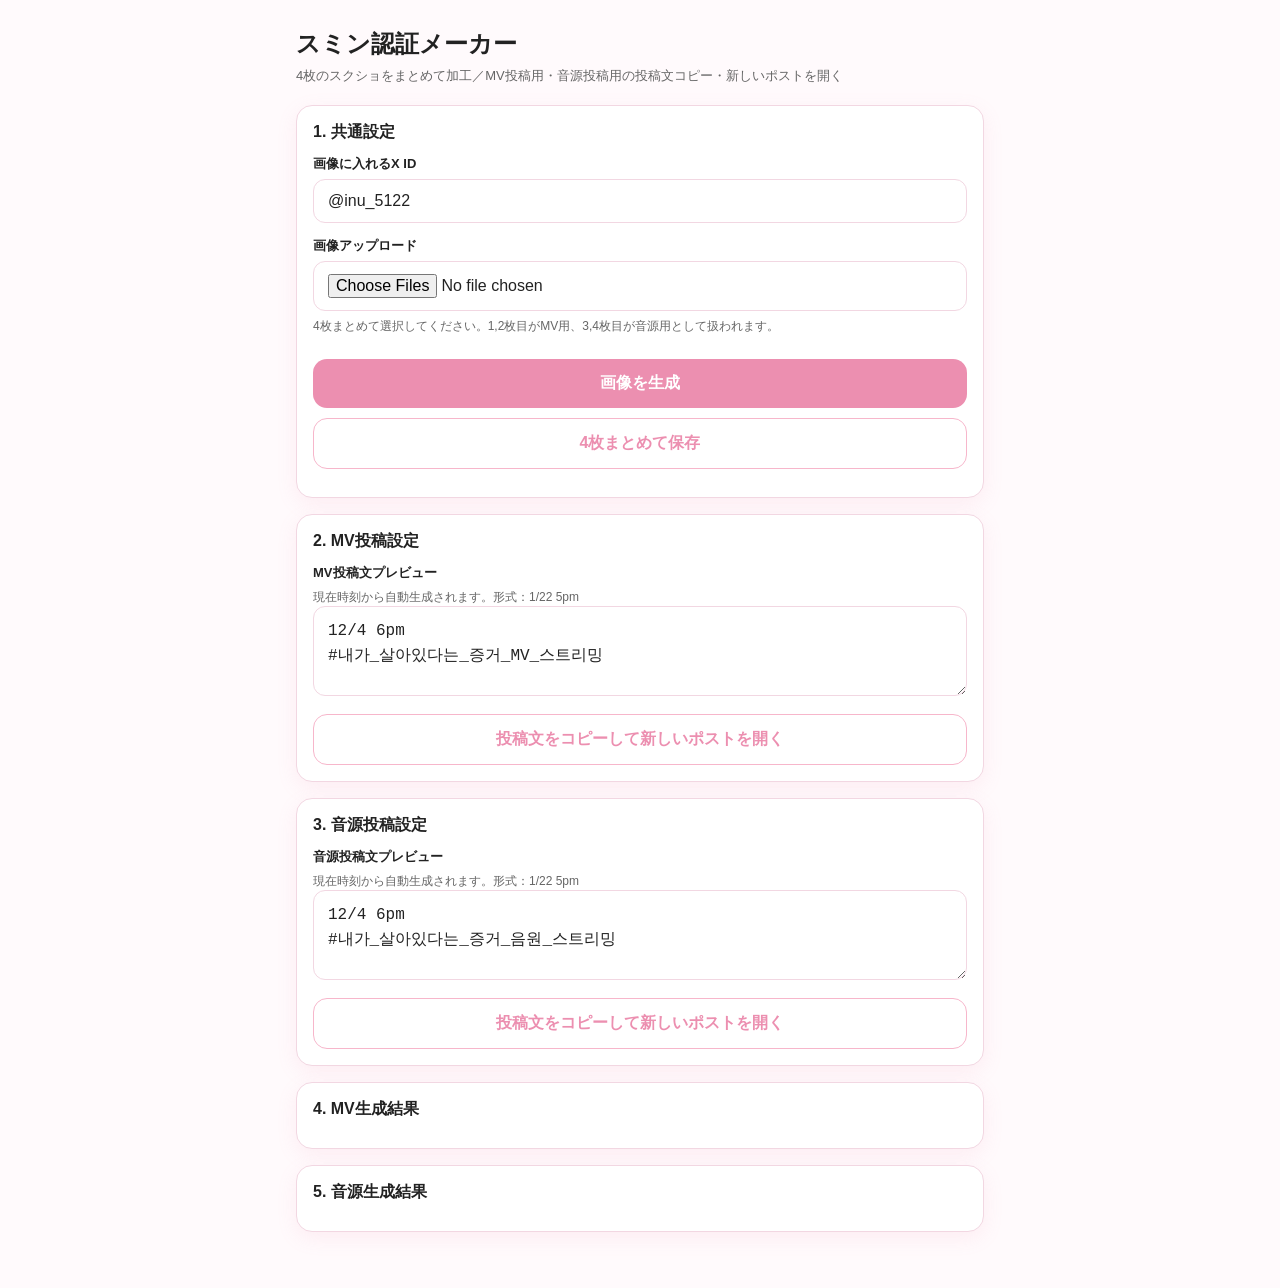
<file: index.html>
<!DOCTYPE html>
<html lang="ja">
<head>
  <meta charset="UTF-8" />
  <meta name="viewport" content="width=device-width, initial-scale=1, viewport-fit=cover" />
  <meta name="apple-mobile-web-app-title" content="スミン認証メーカー">
  <meta name="apple-mobile-web-app-capable" content="yes">
  <title>スミン認証メーカー</title>
  <link rel="apple-touch-icon" href="https://drive.google.com/uc?id=1w98S6r5557INAW5JFjoWa3ccbuUfExHH&.png">
  <link rel="icon" href="https://script.google.com/macros/s/AKfycbzts6i6DzuBMAbn5Sj6h7MnpPQJUCNwbi9zI0ttXHwm/dev">
  <link rel="stylesheet" href="style.css">
</head>
<body>
  <div class="wrap">
    <div class="title">スミン認証メーカー</div>
    <div class="sub">
      4枚のスクショをまとめて加工／MV投稿用・音源投稿用の投稿文コピー・新しいポストを開く
    </div>

    <!-- 1. 共通設定 -->
    <div class="card">
      <div class="section-title">1. 共通設定</div>

      <div class="field">
        <label class="label" for="xIdInput">画像に入れるX ID</label>
        <input type="text" id="xIdInput" value="@inu_5122" />
      </div>

      <div class="field">
        <label class="label" for="imageFiles">画像アップロード</label>
        <input type="file" id="imageFiles" accept="image/*" multiple />
        <div class="hint">4枚まとめて選択してください。1,2枚目がMV用、3,4枚目が音源用として扱われます。</div>
      </div>

      <button class="btn" id="generateBtn" type="button">画像を生成</button>
      <button class="btn secondary" id="shareAllBtn" type="button">4枚まとめて保存</button>

      <div class="status" id="generateStatus"></div>
      <div class="status" id="resultStatus"></div>
    </div>

    <!-- 2. MV投稿設定 -->
    <div class="card">
      <div class="section-title">2. MV投稿設定</div>

      <div class="field">
        <label class="label" for="mvPostText">MV投稿文プレビュー</label>
        <div class="hint">現在時刻から自動生成されます。形式：1/22 5pm</div>
        <textarea id="mvPostText">#내가_살아있다는_증거_MV_스트리밍</textarea>
      </div>

        <a id="mvActionLink" class="btn secondary link-btn" href="#" target="_blank" rel="noopener">
          投稿文をコピーして新しいポストを開く
        </a>
    </div>

    <!-- 3. 音源投稿設定 -->
    <div class="card">
      <div class="section-title">3. 音源投稿設定</div>

      <div class="field">
        <label class="label" for="stPostText">音源投稿文プレビュー</label>
        <div class="hint">現在時刻から自動生成されます。形式：1/22 5pm</div>
        <textarea id="stPostText">#내가_살아있다는_증거_음원_스트리밍</textarea>
      </div>

        <a id="stActionLink" class="btn secondary link-btn" href="#" target="_blank" rel="noopener">
          投稿文をコピーして新しいポストを開く
        </a>
    </div>

    <!-- 4. MV生成結果 -->
    <div class="card">
      <div class="section-title">4. MV生成結果</div>
      <div class="preview-grid" id="mvPreviewGrid">
        <!-- JSで image1 / image2 のプレビューを描画 -->
      </div>
    </div>

    <!-- 5. 音源生成結果 -->
    <div class="card">
      <div class="section-title">5. 音源生成結果</div>
      <div class="preview-grid" id="stPreviewGrid">
        <!-- JSで image3 / image4 のプレビューを描画 -->
      </div>
    </div>
  </div>
  <script src="script.js" defer></script>
</body>
</html>
</file>
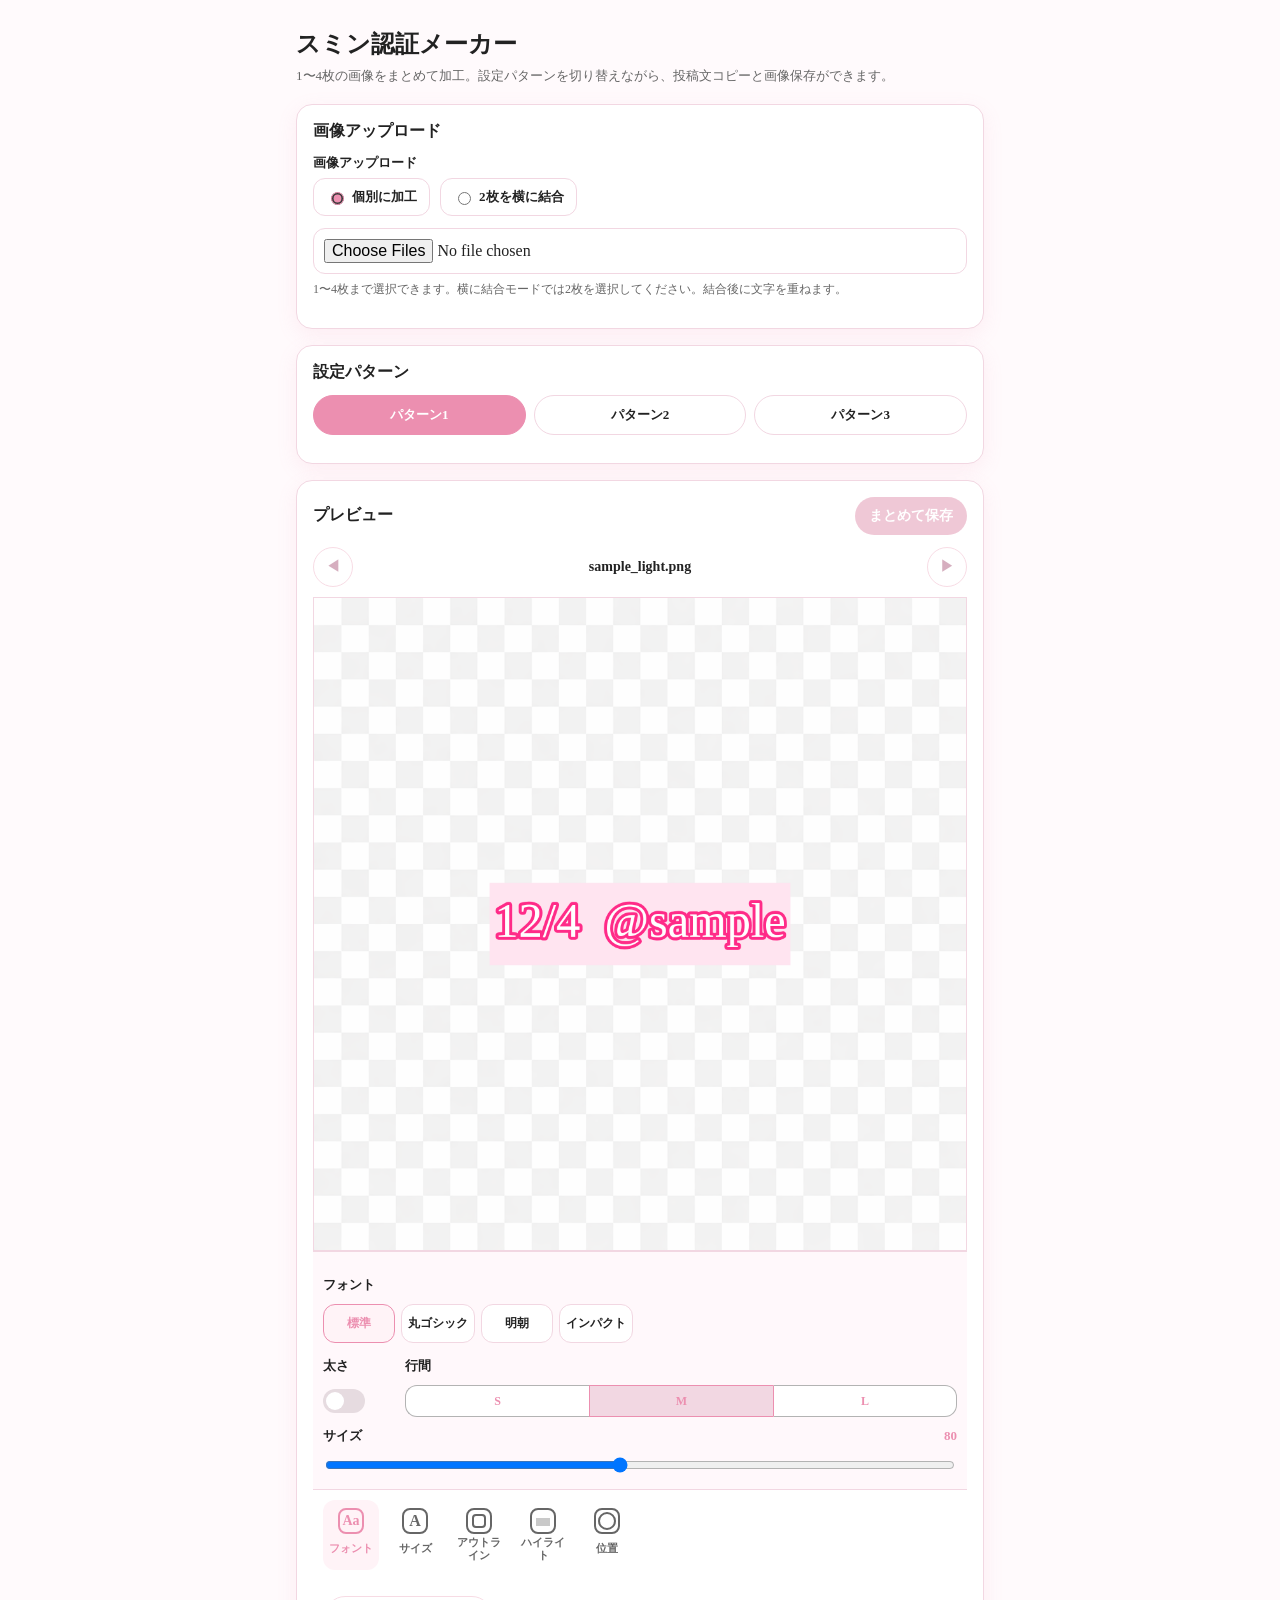
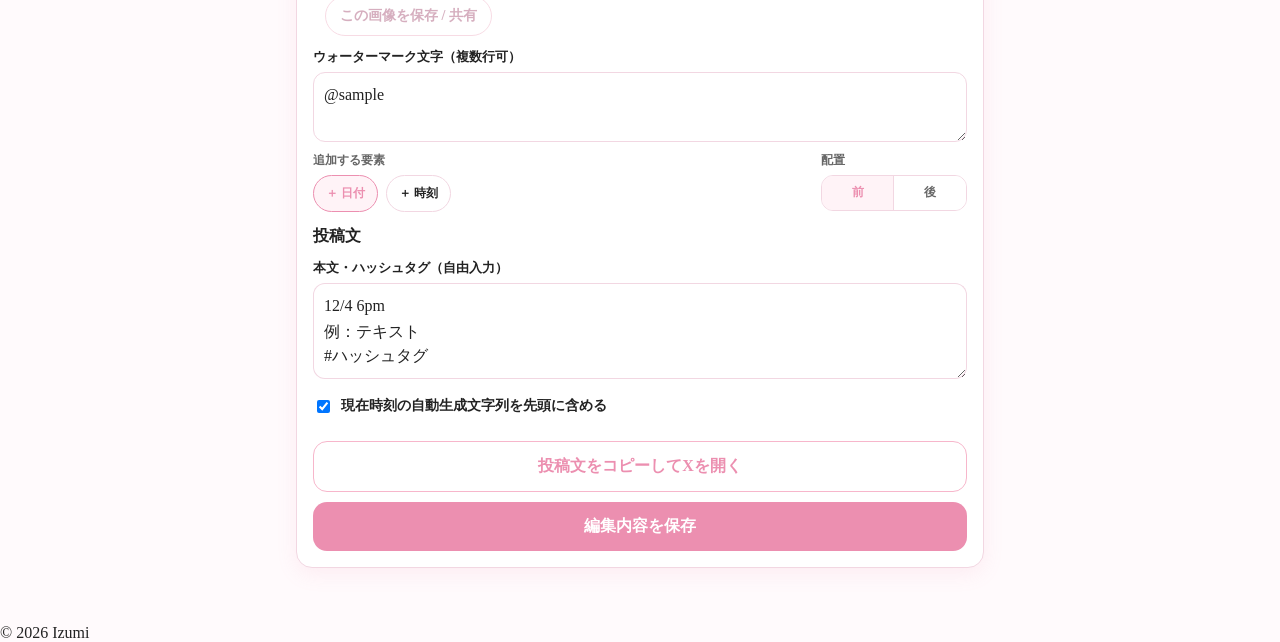
<file: docs/index.html>
<!DOCTYPE html>
<html lang="ja">

<head>
  <meta charset="UTF-8" />
  <meta name="viewport" content="width=device-width, initial-scale=1, viewport-fit=cover" />
  <title>🎧スミン認証メーカー</title>
  <link rel="icon" type="image/png" href="favicon.png">
  <link rel="preconnect" href="https://fonts.googleapis.com">
  <link rel="preconnect" href="https://fonts.gstatic.com" crossorigin>
  <link
    href="https://fonts.googleapis.com/css2?family=Black+Han+Sans:wght@400;700&family=Dela+Gothic+One:wght@400;700&family=Chiron+GoRound+TC:wght@400;700&family=IBM+Plex+Sans+KR:wght@400;700&family=M+PLUS+Rounded+1c:wght@400;700&family=Noto+Sans+JP:wght@400;700&family=Noto+Sans+KR:wght@400;700&family=Noto+Serif+JP:wght@400;700&family=Noto+Serif+KR:wght@400;700&display=swap"
    rel="stylesheet">

  <link rel="stylesheet" href="style.css">
</head>

<body>
  <div class="wrap">
    <div class="title">スミン認証メーカー</div>
    <div class="sub">
      1〜4枚の画像をまとめて加工。設定パターンを切り替えながら、投稿文コピーと画像保存ができます。
    </div>

    <div class="card">
      <div class="section-title">画像アップロード</div>

      <div class="field">
        <label class="label" for="imageFiles">画像アップロード</label>
        <div class="image-mode-selector" role="group" aria-label="画像の加工方法">
          <label><input type="radio" name="imageMode" value="individual" checked> 個別に加工</label>
          <label><input type="radio" name="imageMode" value="sideBySide"> 2枚を横に結合</label>
        </div>
        <input type="file" id="imageFiles" accept="image/*" multiple />
        <div class="hint">1〜4枚まで選択できます。横に結合モードでは2枚を選択してください。結合後に文字を重ねます。</div>
      </div>
    </div>

    <div class="card">
      <div class="section-title">設定パターン</div>
      <div class="pattern-tabs">
        <button class="tab active" type="button" data-pattern="1">パターン1</button>
        <button class="tab" type="button" data-pattern="2">パターン2</button>
        <button class="tab" type="button" data-pattern="3">パターン3</button>
      </div>
      <div class="status" id="settingsStatus" style="display: none;"></div>
    </div>

    <div class="card">
      <div class="preview-topbar">
        <div class="section-title preview-title">プレビュー</div>
        <button class="btn preview-save-all-btn" id="shareAllBtn" type="button">
          まとめて保存
        </button>
      </div>

      <div class="preview-switcher">
        <button class="preview-nav" id="prevPreviewBtn" type="button" aria-label="前の画像">◀</button>
        <div class="preview-file-name" id="previewFileName">sample_light.png</div>
        <button class="preview-nav" id="nextPreviewBtn" type="button" aria-label="次の画像">▶</button>
      </div>

      <div class="preview-stage">
        <img class="preview-main-img" id="previewMainImg" src="" alt="サンプル画像" />
      </div>

      <div class="toolbar-embed">
        <div class="dock-panel">
          <label for="toolbarTextColorCustomInput" id="textColorCustomTrigger"></label>
          <label for="toolbarOutlineColorCustomInput" id="outlineColorCustomTrigger"></label>
          <label for="toolbarHighlightColorCustomInput" id="highlightColorCustomTrigger"></label>

          <input type="color" id="toolbarTextColorCustomInput" />
          <input type="color" id="toolbarOutlineColorCustomInput" />
          <input type="color" id="toolbarHighlightColorCustomInput" />

          <div class="panel-top">
          </div>

          <div class="panel-body" id="toolbarPanelBody"></div>
        </div>

        <div class="dock-tools dock-tools-scroll" id="toolbarCategoryBar">
          <button class="tool-btn active" type="button" data-category="font">
            <span class="tool-icon font"></span>
            <span class="tool-label">フォント</span>
          </button>

          <button class="tool-btn" type="button" data-category="size">
            <span class="tool-icon size"></span>
            <span class="tool-label">サイズ</span>
          </button>

          <button class="tool-btn" type="button" data-category="outline">
            <span class="tool-icon outline"></span>
            <span class="tool-label">アウトライン</span>
          </button>

          <button class="tool-btn" type="button" data-category="highlight">
            <span class="tool-icon highlight"></span>
            <span class="tool-label">ハイライト</span>
          </button>

          <button class="tool-btn" type="button" data-category="position">
            <span class="tool-icon position"></span>
            <span class="tool-label">位置</span>
          </button>
        </div>
      </div>

      <div class="preview-actions preview-actions-single">
        <button class="mini-btn" id="shareCurrentBtn" type="button">
          この画像を保存 / 共有
        </button>
      </div>

      <div class="field">
        <label class="label" for="watermarkText">ウォーターマーク文字（複数行可）</label>
        <textarea id="watermarkText">@inu_5122</textarea>
        <div class="watermark-template-row">
          <div class="watermark-template-group">
            <div class="mini-label">追加する要素</div>
            <div class="watermark-chip-row">
              <button class="template-chip active" id="watermarkIncludeDateBtn" type="button" aria-pressed="true">
                ＋ 日付
              </button>
              <button class="template-chip" id="watermarkIncludeTimeBtn" type="button" aria-pressed="false">
                ＋ 時刻
              </button>
            </div>
          </div>

          <div class="watermark-template-group watermark-position-group">
            <div class="mini-label">配置</div>
            <div class="template-segmented" id="watermarkPlacementSegment">
              <button class="template-segment active" type="button" data-watermark-placement="prefix">前</button>
              <button class="template-segment" type="button" data-watermark-placement="suffix">後</button>
            </div>
          </div>
        </div>

        <div class="watermark-template-preview" hidden>
          <div class="mini-label">プレビュー</div>
          <div id="watermarkTemplatePreview" class="watermark-template-preview-text"></div>
        </div>
      </div>

      <div class="section-title subheading">投稿文</div>
      <div class="field">
        <label class="label" for="postText">本文・ハッシュタグ（自由入力）</label>
        <div id="timePreview" class="post-time-preview" aria-live="polite"></div>
        <textarea id="postText"></textarea>
      </div>

      <div class="field">
        <label class="check">
          <input type="checkbox" id="includeCurrentTimeInput" checked />
          現在時刻の自動生成文字列を先頭に含める
        </label>
      </div>

      <button class="btn secondary" id="copyPostBtn" type="button">投稿文をコピーしてXを開く</button>

      <button class="btn" id="savePatternBtn" type="button">編集内容を保存</button>

      <div class="status" id="generateStatus" style="display: none;"></div>
      <div class="status" id="resultStatus" style="display: none;"></div>
    </div>
  </div>

  <script src="https://code.jquery.com/jquery-3.7.1.min.js"></script>
  <script src="script.js" defer></script>
</body>

<footer>
  <div class="footer-content">
    <div class="footer-item">© 2026 Izumi</div>
  </div>
</footer>

</html>
</file>
<file: style.css>
:root {
  --bg: #fffafc;
  --card: #ffffff;
  --text: #222;
  --muted: #666;
  --border: #f2d7e2;
  --accent: #f7b6cb;
  --accent-strong: #ec8fb0;
  --btn-text: #fff;
  --shadow: 0 6px 20px rgba(236, 143, 176, 0.12);
  --radius: 16px;
}

* {
  box-sizing: border-box;
}

body {
  margin: 0;
  font-family: -apple-system, BlinkMacSystemFont, "Helvetica Neue", sans-serif;
  background: var(--bg);
  color: var(--text);
  -webkit-font-smoothing: antialiased;
}

.wrap {
  max-width: 720px;
  margin: 0 auto;
  padding: 20px 16px 40px;
}

.title {
  font-size: 24px;
  font-weight: 800;
  margin: 8px 0 6px;
}

.sub {
  font-size: 13px;
  color: var(--muted);
  margin-bottom: 18px;
  line-height: 1.6;
}

.card {
  background: var(--card);
  border: 1px solid var(--border);
  border-radius: var(--radius);
  box-shadow: var(--shadow);
  padding: 16px;
  margin-bottom: 16px;
}

.section-title {
  font-size: 16px;
  font-weight: 700;
  margin: 0 0 12px;
}

.field {
  margin-bottom: 14px;
}

.label {
  display: block;
  font-size: 13px;
  font-weight: 700;
  margin-bottom: 6px;
}

.hint {
  font-size: 12px;
  color: var(--muted);
  margin-top: 6px;
  line-height: 1.5;
}

input[type="text"],
input[type="file"],
textarea {
  width: 100%;
  font-size: 16px;
  padding: 12px 14px;
  border: 1px solid var(--border);
  border-radius: 12px;
  background: #fff;
  color: var(--text);
}

textarea {
  min-height: 90px;
  resize: vertical;
  line-height: 1.6;
}

.btn {
  appearance: none;
  border: none;
  border-radius: 14px;
  padding: 14px 16px;
  width: 100%;
  font-size: 16px;
  font-weight: 700;
  cursor: pointer;
  margin-top: 10px;
  background: var(--accent-strong);
  color: var(--btn-text);
}

.btn.secondary {
  background: #fff;
  color: var(--accent-strong);
  border: 1px solid var(--accent);
}

.link-btn {
  display: block;
  text-align: center;
  text-decoration: none;
}

.status {
  margin-top: 12px;
  font-size: 13px;
  color: var(--muted);
  line-height: 1.6;
  white-space: pre-line;
}

.preview-grid {
  display: grid;
  grid-template-columns: 1fr;
  gap: 16px;
}

.preview-box {
  border: 1px solid var(--border);
  border-radius: 14px;
  overflow: hidden;
  background: #fff;
}

.preview-head {
  padding: 10px 12px;
  font-size: 13px;
  font-weight: 700;
  background: #fff7fa;
  border-bottom: 1px solid var(--border);
}

.preview-img {
  width: 100%;
  display: block;
  background: #f8f8f8;
}

.preview-actions {
  padding: 12px;
  display: flex;
  gap: 10px;
  flex-wrap: wrap;
}

.mini-btn {
  appearance: none;
  border: 1px solid var(--accent);
  background: #fff;
  color: #b85d82;
  border-radius: 999px;
  padding: 10px 14px;
  font-size: 14px;
  font-weight: 700;
  cursor: pointer;
}

.row {
  display: grid;
  grid-template-columns: 1fr 1fr;
  gap: 12px;
}

.footer-note {
  font-size: 12px;
  color: var(--muted);
  line-height: 1.7;
  margin-top: 12px;
}

@media (max-width:560px) {
  .row {
    grid-template-columns: 1fr;
  }
}
</file>
<file: docs/style.css>
:root {
  --bg: #fffafc;
  --card: #ffffff;
  --text: #222;
  --muted: #666;
  --border: #f2d7e2;
  --accent: #f7b6cb;
  --accent-strong: #ec8fb0;
  --btn-text: #fff;
  --shadow: 0 6px 20px rgba(236, 143, 176, 0.12);
  --radius: 16px;
  --ui-font: "Noto Sans JP";
}

* {
  box-sizing: border-box;
}

html,
body,
button,
input,
select,
textarea {
  font-family: var(--ui-font);
}

body {
  margin: 0;
  background: var(--bg);
  color: var(--text);
  -webkit-font-smoothing: antialiased;
  text-rendering: optimizeLegibility;
}

.wrap {
  max-width: 720px;
  margin: 0 auto;
  padding: 20px 16px 40px;
}

.title {
  font-size: 24px;
  font-weight: 800;
  margin: 8px 0 6px;
}

.sub {
  font-size: 13px;
  color: var(--muted);
  margin-bottom: 18px;
  line-height: 1.5;
}

.card {
  background: var(--card);
  border: 1px solid var(--border);
  border-radius: var(--radius);
  box-shadow: var(--shadow);
  padding: 16px;
  margin-bottom: 16px;
}

.section-title {
  font-size: 16px;
  font-weight: 700;
  margin: 0 0 12px;
}

.subheading {
  margin-top: 8px;
}

.field {
  margin-bottom: 14px;
}

.label {
  display: block;
  font-size: 13px;
  font-weight: 700;
  margin-bottom: 6px;
}

.mini-label {
  font-size: 12px;
  font-weight: 800;
  color: var(--muted);
  margin-top: 6px;
  margin-bottom: 6px;
}

.hint {
  font-size: 12px;
  color: var(--muted);
  margin-top: 6px;
  line-height: 1.5;
}

input[type="text"],
input[type="file"],
input[type="number"],
input[type="color"],
select,
textarea {
  width: 100%;
  font-size: 16px;
  padding: 10px;
  border: 1px solid var(--border);
  border-radius: 12px;
  background: #fff;
  color: var(--text);
  font-family: inherit;
}

input[type="color"] {
  padding: 4px;
  height: 40px;
}

textarea {
  min-height: 40px;
  resize: vertical;
  line-height: 1.5;
}

textarea#watermarkText {
  min-height: 56px;
  max-height: 140px;
  resize: vertical;
  line-height: 1.5;
}

textarea#postText {
  padding-top: 0px;
}

.watermark-template-box {
  margin-top: 10px;
  border: 1px solid var(--border);
  border-radius: 14px;
  background: #fff8fb;
  padding: 12px;
}

.watermark-template-row {
  display: flex;
  justify-content: space-between;
  align-items: flex-start;
  gap: 12px;
}

.watermark-template-group {
  min-width: 0;
  flex: 1 1 auto;
}

.watermark-position-group {
  flex: 0 0 auto;
}

.watermark-chip-row {
  display: flex;
  gap: 8px;
  flex-wrap: wrap;
}

.template-chip {
  appearance: none;
  border: 1px solid var(--border);
  background: #fff;
  color: var(--text);
  border-radius: 999px;
  padding: 9px 12px;
  min-height: 34px;
  font-size: 12px;
  font-weight: 800;
  cursor: pointer;
  font-family: inherit;
}

.template-chip.active {
  background: #fff3f7;
  color: var(--accent-strong);
  border-color: var(--accent-strong);
}

.template-segmented {
  display: inline-grid;
  grid-template-columns: repeat(2, 1fr);
  overflow: hidden;
  border: 1px solid var(--border);
  border-radius: 12px;
  background: #fff;
}

.template-segment {
  appearance: none;
  border: none;
  border-right: 1px solid var(--border);
  background: #fff;
  color: var(--muted);
  min-width: 72px;
  min-height: 34px;
  padding: 8px 12px;
  font-size: 12px;
  font-weight: 800;
  cursor: pointer;
  font-family: inherit;
}

.template-segment:last-child {
  border-right: none;
}

.template-segment.active {
  background: #fff3f7;
  color: var(--accent-strong);
}

.watermark-template-preview {
  margin-top: 12px;
  border: 1px solid var(--border);
  border-radius: 12px;
  background: #fff;
  padding: 10px 12px;
}

.watermark-template-preview-text {
  min-height: 42px;
  font-size: 15px;
  line-height: 1.45;
  font-weight: 700;
  white-space: pre-wrap;
  word-break: break-word;
}

.post-time-preview {
  width: 100%;
  font-size: 16px;
  padding: 10px 10px 2px 10px;
  border: 1px solid var(--border);
  border-bottom: none;
  border-radius: 12px 12px 0 0;
  background: #fff;
  color: var(--text);
  line-height: 1.5;
  white-space: pre-wrap;
  display: flex;
  align-items: center;
  transition: background-color 0.18s ease, color 0.18s ease, opacity 0.18s ease;
}

#postText {
  border-radius: 0 0 12px 12px;
  margin-top: 0;
}

.post-time-preview,
#postText {
  box-shadow: none;
}

.post-time-preview + textarea {
  border-top: none;
}

.post-time-preview.is-disabled-look {
  color: #a6a6a6;
  background: #faf7f8;
  opacity: 0.9;
}

.btn {
  appearance: none;
  border: none;
  border-radius: 14px;
  padding: 14px 16px;
  width: 100%;
  font-size: 16px;
  font-weight: 700;
  cursor: pointer;
  margin-top: 10px;
  background: var(--accent-strong);
  color: var(--btn-text);
  font-family: inherit;
}

.btn.secondary {
  background: #fff;
  color: var(--accent-strong);
  border: 1px solid var(--accent);
}

.link-btn {
  display: block;
  text-align: center;
  text-decoration: none;
}

.status {
  margin-top: 12px;
  font-size: 13px;
  color: var(--muted);
  line-height: 1.5;
  white-space: pre-line;
}

.preview-topbar {
  display: flex;
  align-items: center;
  justify-content: space-between;
  gap: 12px;
  margin-bottom: 12px;
}

.preview-title {
  margin-bottom: 0;
}

.preview-save-all-btn {
  width: auto;
  margin-top: 0;
  padding: 10px 14px;
  font-size: 14px;
  border-radius: 999px;
  font-weight: 700;
  white-space: nowrap;
}

.preview-switcher {
  display: grid;
  grid-template-columns: 40px 1fr 40px;
  align-items: center;
  gap: 8px;
  margin-bottom: 10px;
}

.preview-nav {
  appearance: none;
  border: 1px solid var(--accent);
  background: #fff;
  color: #b85d82;
  border-radius: 999px;
  width: 40px;
  height: 40px;
  font-weight: 700;
  font-size: 14px;
  cursor: pointer;
  padding: 0;
  font-family: inherit;
}

.preview-file-name {
  min-width: 0;
  text-align: center;
  font-size: 14px;
  font-weight: 700;
  color: var(--text);
  white-space: nowrap;
  overflow: hidden;
  text-overflow: ellipsis;
}

.preview-stage {
  border: 1px solid var(--border);
  border-radius: 0px;
  overflow: hidden;
  background: #fff;
}

.preview-main-img {
  width: 100%;
  display: block;
  background: #f8f8f8;
  min-height: 240px;
  object-fit: contain;
}

.preview-actions-single {
  padding: 12px 0 0;
}

.preview-grid {
  display: grid;
  grid-template-columns: 1fr;
  gap: 16px;
}

.preview-box {
  border: 1px solid var(--border);
  border-radius: 14px;
  overflow: hidden;
  background: #fff;
}

.preview-head {
  padding: 10px 12px;
  font-size: 13px;
  font-weight: 700;
  background: #fff7fa;
  border-bottom: 1px solid var(--border);
}

.preview-img {
  width: 100%;
  display: block;
  background: #f8f8f8;
}

.preview-actions {
  padding: 12px;
  display: flex;
  gap: 10px;
  flex-wrap: wrap;
}

.toolbar-embed {
  background: #fff;
  border-top: 1px solid var(--border);
}

.dock-panel {
  padding: 14px 10px;
  background: #fff8fb;
  border-bottom: 1px solid var(--border);
}

.panel-top {
  display: flex;
  justify-content: space-between;
  align-items: center;
  gap: 12px;
  margin-bottom: 10px;
}

.panel-title {
  font-size: 15px;
  font-weight: 800;
}

.panel-value {
  font-size: 22px;
  font-weight: 800;
  color: var(--accent-strong);
}

.slider-wrap {
  display: grid;
  gap: 8px;
}

.slider-labels {
  display: flex;
  justify-content: space-between;
  font-size: 12px;
  color: var(--muted);
}

#toolbarSlider {
  width: 100%;
  margin: 0;
  accent-color: var(--accent-strong);
}

.dock-tools {
  display: grid;
  grid-template-columns: repeat(6, 1fr);
  gap: 4px;
  padding: 10px 10px 14px;
  background: #fff;
}

.tool-btn {
  appearance: none;
  border: none;
  background: transparent;
  color: var(--muted);
  display: grid;
  justify-items: center;
  gap: 2px;
  padding: 8px 2px;
  cursor: pointer;
  border-radius: 12px;
  font-family: inherit;
}

.tool-btn.active {
  color: var(--accent-strong);
  background: #fff3f7;
}

.tool-icon {
  width: 26px;
  height: 26px;
  border: 2px solid currentColor;
  border-radius: 8px;
  position: relative;
}

.tool-icon.size::before {
  content: "A";
  position: absolute;
  inset: 0;
  display: grid;
  place-items: center;
  font-size: 16px;
  font-weight: 900;
}

.tool-icon.opacity::before,
.tool-icon.outline::before,
.tool-icon.padding::before,
.tool-icon.move-x::before,
.tool-icon.move-y::before {
  content: "";
  position: absolute;
}

.tool-icon.opacity::before {
  width: 10px;
  height: 10px;
  border-radius: 50%;
  background: currentColor;
  left: 50%;
  top: 50%;
  transform: translate(-50%, -50%);
}

.tool-icon.outline::before {
  inset: 4px;
  border: 2px solid currentColor;
  border-radius: 4px;
}

.tool-icon.padding::before {
  left: 5px;
  right: 5px;
  top: 8px;
  bottom: 8px;
  background: currentColor;
  opacity: 0.45;
}

.tool-icon.move-x::before {
  left: 4px;
  right: 4px;
  top: 50%;
  height: 2px;
  background: currentColor;
  transform: translateY(-50%);
}

.tool-icon.move-y::before {
  top: 4px;
  bottom: 4px;
  left: 50%;
  width: 2px;
  background: currentColor;
  transform: translateX(-50%);
}

.tool-label {
  font-size: 11px;
  font-weight: 700;
  line-height: 1.2;
  text-align: center;
}

#toolbarTextColorCustomInput,
#toolbarOutlineColorCustomInput,
#toolbarHighlightColorCustomInput {
  position: absolute;
  width: 1px;
  height: 1px;
  padding: 0;
  margin: -1px;
  border: 0;
  overflow: hidden;
  clip: rect(0 0 0 0);
  clip-path: inset(50%);
  white-space: nowrap;
}

@media (max-width: 560px) {
  .dock-tools {
    gap: 2px;
    padding: 8px 6px 12px;
  }

  .tool-label {
    font-size: 10px;
  }
}

.panel-heading {
  min-width: 0;
}

.panel-subtitle {
  margin-top: 3px;
  font-size: 12px;
  color: var(--muted);
}

.panel-value.compact {
  font-size: 16px;
  white-space: nowrap;
}

.panel-body {
  display: grid;
  gap: 10px;
}

.dock-tools-scroll {
  display: flex;
  gap: 8px;
  overflow-x: auto;
  padding: 10px 10px 14px;
  background: #fff;
  -webkit-overflow-scrolling: touch;
  scrollbar-width: none;
}

.dock-tools-scroll::-webkit-scrollbar {
  display: none;
}

.dock-tools-scroll .tool-btn {
  flex: 0 0 56px;
  min-width: 56px;
}

.tool-icon.font::before {
  content: "Aa";
  position: absolute;
  inset: 0;
  display: grid;
  place-items: center;
  font-size: 14px;
  font-weight: 800;
}

.tool-icon.highlight::before {
  content: "";
  position: absolute;
  left: 4px;
  right: 4px;
  bottom: 6px;
  height: 8px;
  background: currentColor;
  opacity: 0.35;
}

.tool-icon.position::before {
  content: "";
  position: absolute;
  left: 50%;
  top: 50%;
  width: 14px;
  height: 14px;
  transform: translate(-50%, -50%);
  border-radius: 50%;
  border: 2px solid currentColor;
}

.tool-icon.line-height::before,
.tool-icon.line-height::after {
  content: "";
  position: absolute;
  left: 5px;
  right: 5px;
  height: 2px;
  background: currentColor;
}

.tool-icon.line-height::before {
  top: 8px;
}

.tool-icon.line-height::after {
  bottom: 8px;
}

.toolbar-section {
  display: grid;
  gap: 10px;
}

.control-block {
  display: grid;
  gap: 10px;
}

.control-head {
  display: flex;
  justify-content: space-between;
  align-items: center;
  gap: 10px;
}

.control-head-single {
  justify-content: flex-start;
}

.control-label {
  font-size: 13px;
  font-weight: 800;
}

.control-value {
  font-size: 13px;
  font-weight: 800;
  color: var(--accent-strong);
  min-height: 1em;
}

.segmented-row {
  display: grid;
  grid-template-columns: repeat(2, 1fr);
  gap: 8px;
}

.segment-btn {
  appearance: none;
  border: 1px solid var(--border);
  background: #fff;
  color: var(--text);
  border-radius: 999px;
  padding: 10px 12px;
  font-size: 13px;
  font-weight: 800;
  cursor: pointer;
  font-family: inherit;
}

.segment-btn.active {
  background: #fff3f7;
  border-color: var(--accent-strong);
  color: var(--accent-strong);
}

.segmented-row-3 {
  grid-template-columns: repeat(3, 1fr);
}

.segmented-row-5 {
  grid-template-columns: repeat(5, 1fr);
}

.size-top-row {
  display: grid;
  grid-template-columns: 72px 1fr;
  gap: 10px;
  align-items: end;
}

.compact-control {
  padding: 0px;
}

.switch-btn {
  appearance: none;
  border: none;
  background: transparent;
  color: var(--text);
  border-radius: 0;
  min-height: auto;
  padding: 0;
  display: flex;
  align-items: center;
  justify-content: flex-start;
  cursor: pointer;
  width: auto;
  box-shadow: none;
  font-family: inherit;
}

.switch-btn.active {
  border: none;
  background: transparent;
}

.switch-btn-only {
  padding: 0;
  min-height: 32px;
  width: fit-content;
}

.switch-track {
  width: 42px;
  height: 24px;
  border-radius: 999px;
  background: #e6dbe0;
  position: relative;
  flex: 0 0 auto;
  transition: background-color 0.18s ease;
}

.switch-btn.active .switch-track {
  background: var(--accent-strong);
}

.switch-thumb {
  position: absolute;
  top: 3px;
  left: 3px;
  width: 18px;
  height: 18px;
  border-radius: 50%;
  background: #fff;
  transition: transform 0.18s ease;
}

.switch-btn.active .switch-thumb {
  transform: translateX(18px);
}

.segmented-row-joined {
  display: grid;
  grid-template-columns: repeat(3, 1fr);
  align-items: stretch;
}

.segment-btn-joined {
  appearance: none;
  border: 1px solid #b3b3b3;
  border-right-width: 0;
  background: #fff;
  color: var(--accent-strong);
  padding: 0 10px;
  min-height: 32px;
  height: 32px;
  font-size: 12px;
  font-weight: 800;
  cursor: pointer;
  border-radius: 0;
  margin: 0;
  line-height: 1;
  font-family: inherit;
}

.segment-btn-joined.first {
  border-top-left-radius: 12px;
  border-bottom-left-radius: 12px;
}

.segment-btn-joined.last {
  border-right-width: 1px;
  border-top-right-radius: 12px;
  border-bottom-right-radius: 12px;
}

.segment-btn-joined.active {
  background: var(--border);
  border-color: var(--accent-strong);
  color: var(--accent-strong);
  position: relative;
  z-index: 1;
}

.segment-btn-joined.active + .segment-btn-joined {
  border-left-color: var(--accent-strong);
}

.font-row {
  display: flex;
  gap: 6px;
  overflow-x: auto;
  padding-bottom: 4px;
  -webkit-overflow-scrolling: touch;
  scrollbar-width: none;
}

.font-row::-webkit-scrollbar {
  display: none;
}

.font-chip {
  appearance: none;
  border: 1px solid var(--border);
  background: #fff;
  color: var(--text);
  border-radius: 12px;
  padding: 10px 6px;
  min-width: 72px;
  font-size: 12px;
  font-weight: 700;
  white-space: nowrap;
  cursor: pointer;
  font-family: inherit;
}

.font-chip.active {
  border-color: var(--accent-strong);
  background: #fff3f7;
  color: var(--accent-strong);
}

.color-palette {
  display: flex;
  flex-wrap: nowrap;
  gap: 6px;
  overflow-x: auto;
  overflow-y: hidden;
  -webkit-overflow-scrolling: touch;
  scrollbar-width: none;
}

.color-palette::-webkit-scrollbar {
  display: none;
}

.color-chip {
  appearance: none;
  flex: 0 0 30px;
  width: 30px;
  height: 30px;
  aspect-ratio: auto;
  border: none;
  background: var(--chip, #fff);
  cursor: pointer;
  position: relative;
  margin: 0;
  border-radius: 15px;
}

.color-chip.active {
  box-shadow: 0 0 0 2px var(--accent-strong) inset;
  border-color: var(--accent-strong);
  z-index: 1;
}

.color-chip.transparent {
  background:
    linear-gradient(
      -45deg,
      transparent 48%,
      #ff4d4d 49%,
      #ff4d4d 51%,
      transparent 52%
    ),
    #eeeeee;
}

.color-chip.custom {
  display: block;
  margin-right: 10px;
  background:
    radial-gradient(circle at center,
      rgba(255, 255, 255, 0.9) 0%,
      rgba(255, 255, 255, 0.5) 30%,
      rgba(255, 255, 255, 0) 75%),
    conic-gradient(#ff4d4d 0deg,
      #ff9a3c 60deg,
      #ffd93c 120deg,
      #6bdf6b 180deg,
      #4dc3ff 240deg,
      #6f6bff 300deg,
      #d96bff 330deg,
      #ff4d4d 360deg);
}

.palette-note {
  font-size: 12px;
  color: var(--muted);
  line-height: 1.5;
}

.toolbar-owned {
  opacity: 0.68;
}

.mini-btn {
  appearance: none;
  border: 1px solid var(--accent);
  background: #fff;
  color: #b85d82;
  border-radius: 999px;
  padding: 10px 14px;
  font-size: 14px;
  font-weight: 700;
  cursor: pointer;
  font-family: inherit;
}

button:disabled,
input:disabled,
select:disabled,
textarea:disabled {
  opacity: 0.5;
  filter: grayscale(0.15);
  cursor: not-allowed;
}

.row {
  display: grid;
  grid-template-columns: 1fr 1fr;
  gap: 12px;
}

.row.two-col-mobile {
  grid-template-columns: 1fr 1fr;
}

.footer-note {
  font-size: 12px;
  color: var(--muted);
  line-height: 1.5;
  margin-top: 12px;
}

.check {
  display: inline-flex;
  align-items: center;
  gap: 8px;
  font-size: 14px;
  font-weight: 700;
}

.collapsible-card {
  padding: 0;
  overflow: hidden;
}

.collapse-summary {
  list-style: none;
  cursor: pointer;
  padding: 16px;
  font-size: 16px;
  font-weight: 700;
  display: flex;
  justify-content: space-between;
  align-items: center;
}

.collapse-summary::-webkit-details-marker {
  display: none;
}

.collapse-hint {
  font-size: 12px;
  color: var(--muted);
  font-weight: 600;
}

.collapse-body {
  padding: 0 16px 16px;
  border-top: 1px solid var(--border);
}

.pattern-tabs {
  display: grid;
  grid-template-columns: repeat(3, 1fr);
  gap: 8px;
  margin-bottom: 12px;
}

.tab {
  appearance: none;
  border: 1px solid var(--border);
  background: #fff;
  color: var(--text);
  border-radius: 999px;
  padding: 10px 8px;
  font-size: 13px;
  font-weight: 700;
  cursor: pointer;
  font-family: inherit;
}

.tab.active {
  background: var(--accent-strong);
  color: #fff;
  border-color: var(--accent-strong);
}

@media (max-width:560px) {
  .row {
    grid-template-columns: 1fr;
  }

  .size-top-row {
    grid-template-columns: 72px 1fr;
  }

  .segment-btn-joined {
    font-size: 11px;
    padding: 0 6px;
    min-height: 32px;
    height: 32px;
  }

  .watermark-template-row {
    flex-direction: column;
  }

  .watermark-position-group {
    width: 100%;
  }

  .template-segmented {
    width: 100%;
  }

  .template-segment {
    min-width: 0;
  }
}
.image-mode-selector {display:flex;flex-wrap:wrap;gap:10px;margin:0 0 12px;}
.image-mode-selector label {display:flex;align-items:center;gap:5px;padding:9px 12px;border:1px solid var(--border);border-radius:12px;font-size:13px;font-weight:700;cursor:pointer;}
.image-mode-selector input {accent-color:var(--accent-strong);}
</file>
